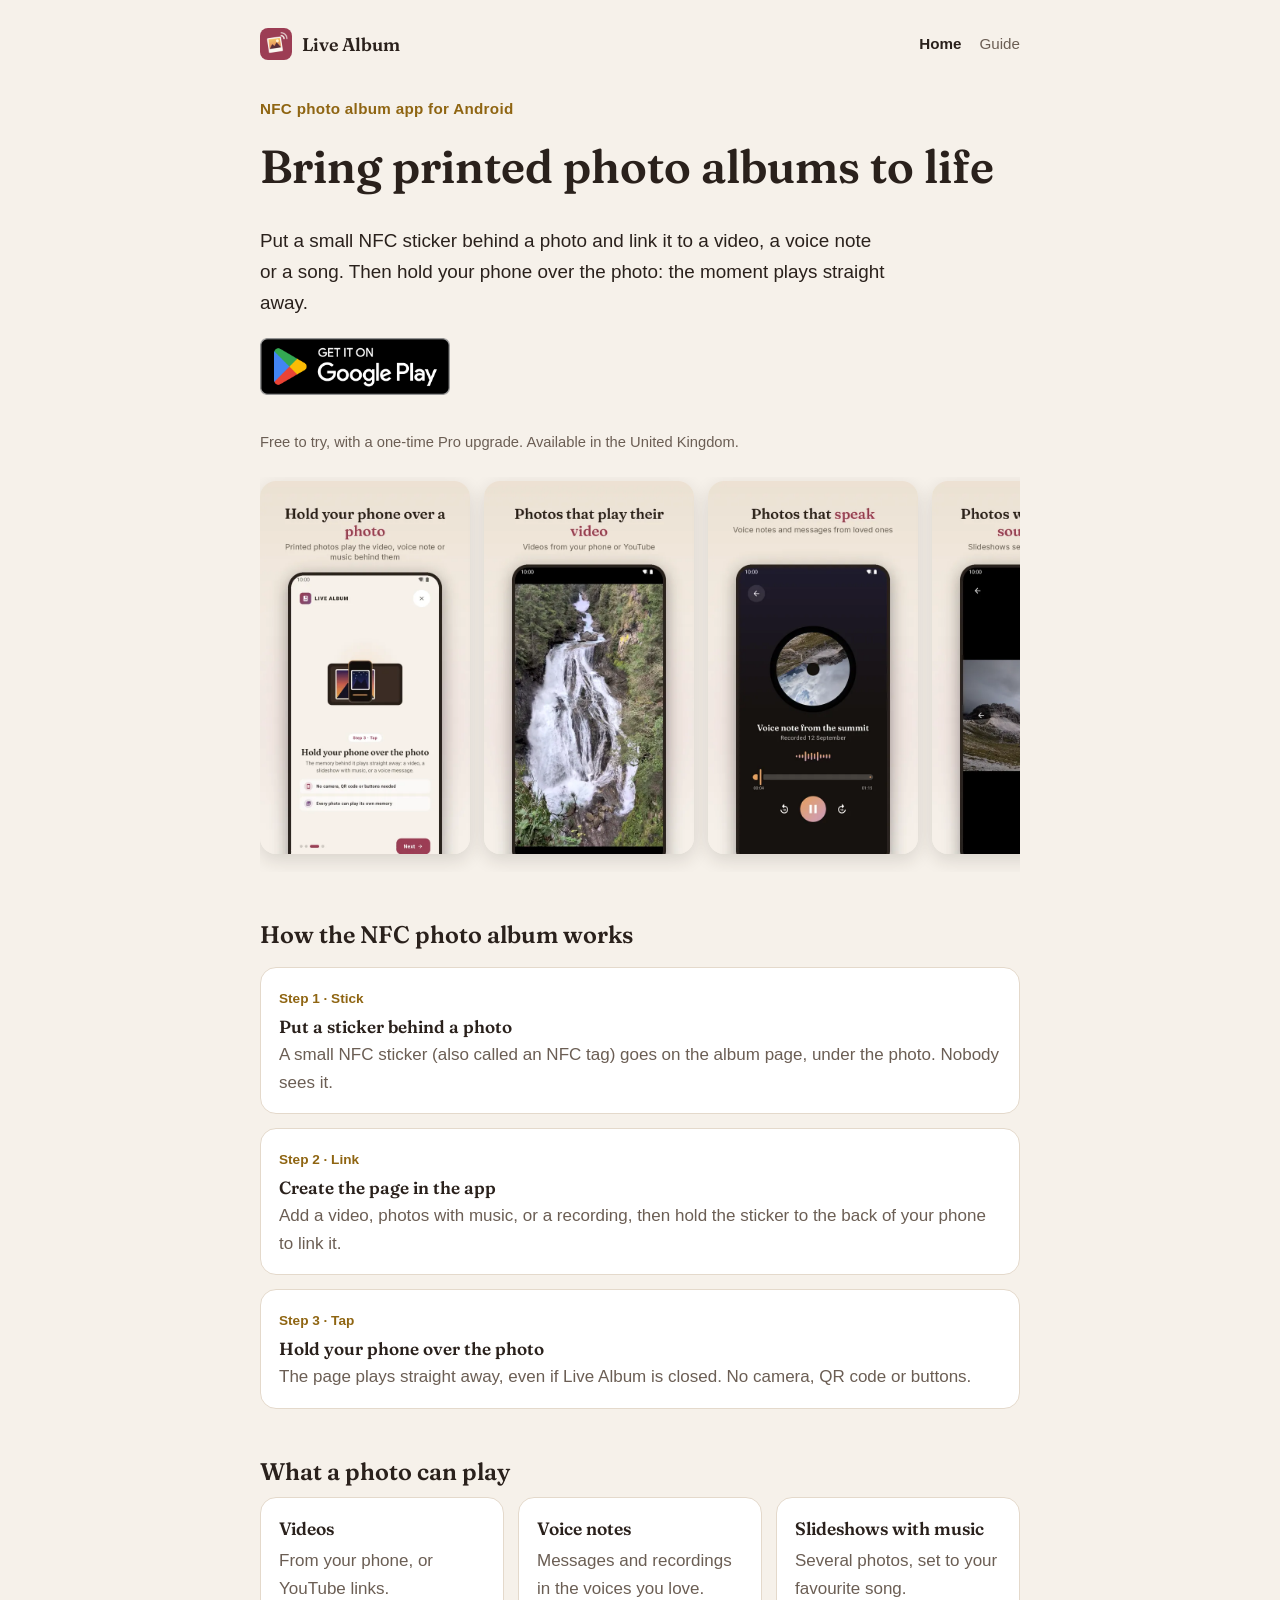
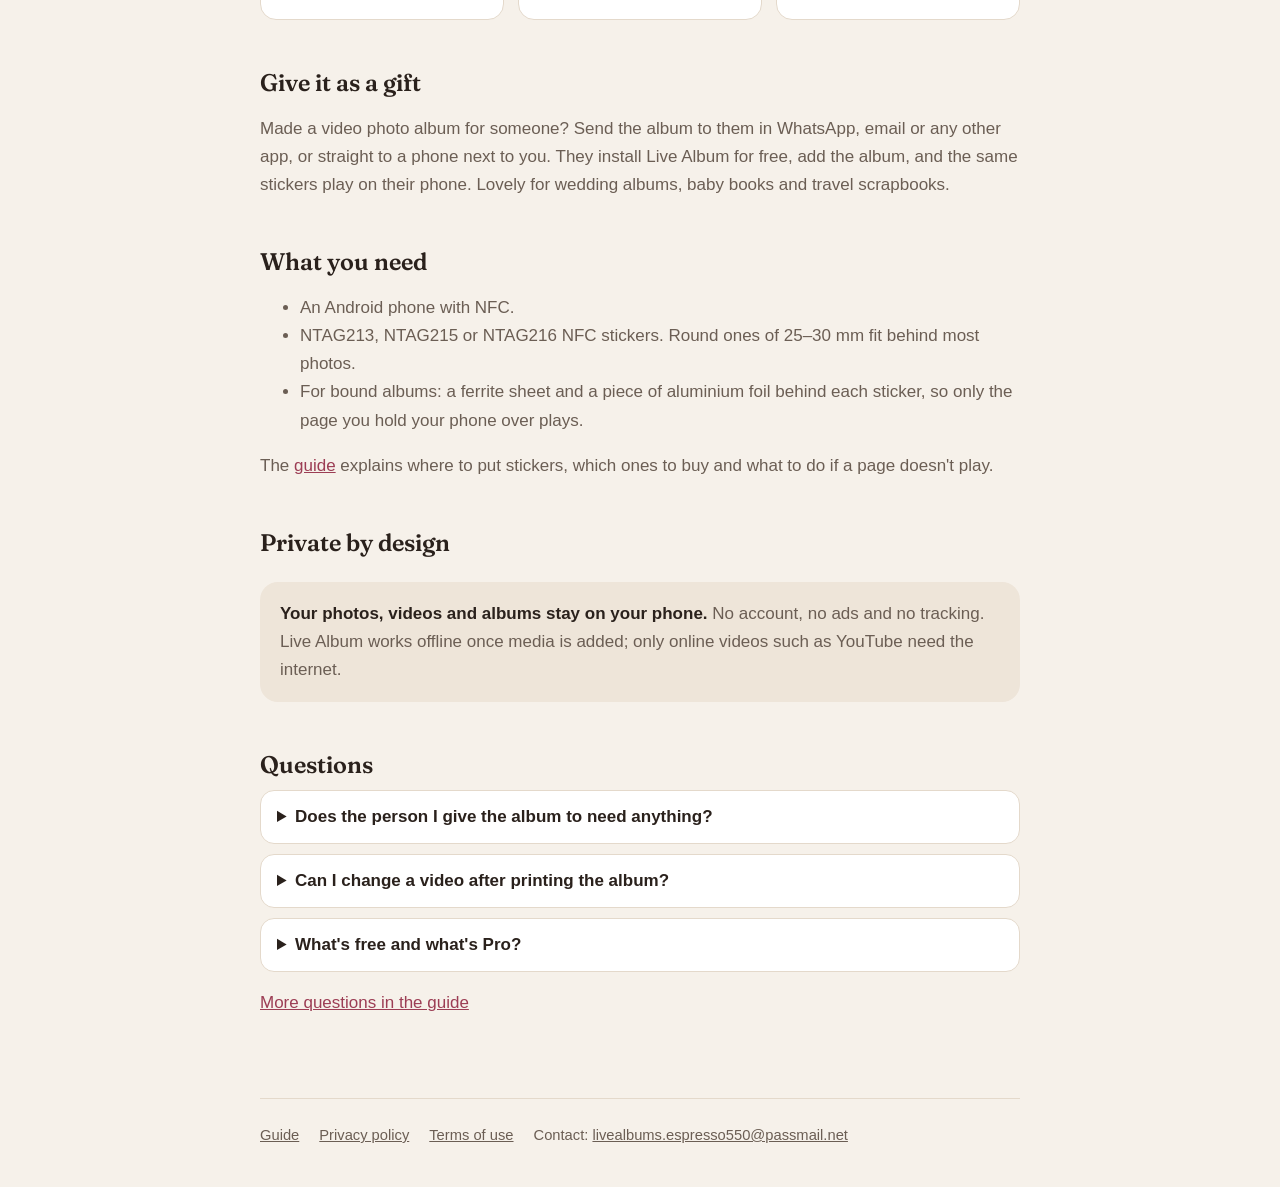
<file: index.html>
<!DOCTYPE html>
<html lang="en-GB">
<head>
<meta charset="UTF-8">
<meta name="viewport" content="width=device-width, initial-scale=1.0">
<title>Live Album – NFC photo album app for Android</title>
<meta name="description" content="Bring printed photo albums to life: put a small NFC sticker behind a photo and hold your Android phone over it to play its video, voice note or music. No account, works offline.">
<link rel="canonical" href="https://vladrumyan.github.io/livealbum-site/">
<meta property="og:type" content="website">
<meta property="og:site_name" content="Live Album">
<meta property="og:title" content="Live Album – NFC photo album app for Android">
<meta property="og:description" content="Hold your phone over a printed photo and it plays the video, voice note or music behind it.">
<meta property="og:url" content="https://vladrumyan.github.io/livealbum-site/">
<meta property="og:image" content="https://vladrumyan.github.io/livealbum-site/assets/feature.jpg">
<meta property="og:image:width" content="1024">
<meta property="og:image:height" content="500">
<meta property="og:locale" content="en_GB">
<meta name="twitter:card" content="summary_large_image">
<link rel="icon" type="image/png" sizes="32x32" href="assets/favicon-32.png">
<link rel="apple-touch-icon" href="assets/apple-touch-icon.png">
<link rel="stylesheet" href="style.css">
<script type="application/ld+json">
{
  "@context": "https://schema.org",
  "@type": "MobileApplication",
  "name": "Live Album: NFC Photo Album",
  "operatingSystem": "Android",
  "applicationCategory": "PhotographyApplication",
  "description": "Bring printed photo albums to life with NFC stickers: hold your phone over a photo to play its video, slideshow with music or voice note.",
  "url": "https://vladrumyan.github.io/livealbum-site/",
  "downloadUrl": "https://play.google.com/store/apps/details?id=com.livealbum.app",
  "image": "https://vladrumyan.github.io/livealbum-site/assets/feature.jpg",
  "offers": { "@type": "Offer", "price": "0", "priceCurrency": "GBP" }
}
</script>
</head>
<body>
<main>

<header class="site-header">
  <a class="brand" href="./"><img src="assets/icon-192.png" alt="" width="32" height="32">Live Album</a>
  <nav aria-label="Site">
    <a href="./" aria-current="page">Home</a>
    <a href="guide.html">Guide</a>
  </nav>
</header>

<section class="hero">
  <p class="eyebrow">NFC photo album app for Android</p>
  <h1>Bring printed photo albums to life</h1>
  <p class="lead">Put a small NFC sticker behind a photo and link it to a video, a voice note or a song. Then hold your phone over the photo: the moment plays straight away.</p>
  <a class="badge" href="https://play.google.com/store/apps/details?id=com.livealbum.app"><img src="assets/google-play-badge.png" alt="Get it on Google Play" width="190" height="57"></a>
  <p class="note">Free to try, with a one-time Pro upgrade. Available in the United Kingdom.</p>
</section>

<div class="shots" aria-label="Screenshots">
  <img src="assets/shot-01-how-it-works.webp" alt="Hold your phone over a photo to play it" width="540" height="960" loading="lazy">
  <img src="assets/shot-02-video.webp" alt="A photo playing its video" width="540" height="960" loading="lazy">
  <img src="assets/shot-03-audio.webp" alt="A photo playing a voice note" width="540" height="960" loading="lazy">
  <img src="assets/shot-04-slideshow.webp" alt="A slideshow with its own soundtrack" width="540" height="960" loading="lazy">
  <img src="assets/shot-05-album-preview.webp" alt="An album's pages, ready to play" width="540" height="960" loading="lazy">
  <img src="assets/shot-06-editor-stickers.webp" alt="Linking NFC stickers to pages" width="540" height="960" loading="lazy">
  <img src="assets/shot-07-share-album.webp" alt="Sharing an album as a gift" width="540" height="960" loading="lazy">
</div>

<h2>How the NFC photo album works</h2>
<ol class="steps">
  <li><span class="tag">Step 1 · Stick</span><strong>Put a sticker behind a photo</strong>A small NFC sticker (also called an NFC tag) goes on the album page, under the photo. Nobody sees it.</li>
  <li><span class="tag">Step 2 · Link</span><strong>Create the page in the app</strong>Add a video, photos with music, or a recording, then hold the sticker to the back of your phone to link it.</li>
  <li><span class="tag">Step 3 · Tap</span><strong>Hold your phone over the photo</strong>The page plays straight away, even if Live Album is closed. No camera, QR code or buttons.</li>
</ol>

<h2>What a photo can play</h2>
<div class="grid">
  <div class="card"><h3>Videos</h3><p>From your phone, or YouTube links.</p></div>
  <div class="card"><h3>Voice notes</h3><p>Messages and recordings in the voices you love.</p></div>
  <div class="card"><h3>Slideshows with music</h3><p>Several photos, set to your favourite song.</p></div>
</div>

<h2>Give it as a gift</h2>
<p>Made a video photo album for someone? Send the album to them in WhatsApp, email or any other app, or straight to a phone next to you. They install Live Album for free, add the album, and the same stickers play on their phone. Lovely for wedding albums, baby books and travel scrapbooks.</p>

<h2>What you need</h2>
<ul>
  <li>An Android phone with NFC.</li>
  <li>NTAG213, NTAG215 or NTAG216 NFC stickers. Round ones of 25–30 mm fit behind most photos.</li>
  <li>For bound albums: a ferrite sheet and a piece of aluminium foil behind each sticker, so only the page you hold your phone over plays.</li>
</ul>
<p>The <a href="guide.html">guide</a> explains where to put stickers, which ones to buy and what to do if a page doesn't play.</p>

<h2>Private by design</h2>
<div class="band">
  <p><strong>Your photos, videos and albums stay on your phone.</strong> No account, no ads and no tracking. Live Album works offline once media is added; only online videos such as YouTube need the internet.</p>
</div>

<h2>Questions</h2>
<details><summary>Does the person I give the album to need anything?</summary>
<p>An Android phone with NFC and the free Live Album app. They don't need Pro.</p></details>
<details><summary>Can I change a video after printing the album?</summary>
<p>Yes. The sticker stays the same; change what the page plays in the app.</p></details>
<details><summary>What's free and what's Pro?</summary>
<p>Free gives you one album with up to 5 pages and every page type. Pro is a one-time purchase, no subscription, that unlocks unlimited albums and pages. Playing albums you've been given is always free.</p></details>
<p><a href="guide.html#questions">More questions in the guide</a></p>

</main>
<footer>
  <a href="guide.html">Guide</a>
  <a href="privacy-policy.html">Privacy policy</a>
  <a href="terms.html">Terms of use</a>
  <span>Contact: <a href="mailto:livealbums.espresso550@passmail.net">livealbums.espresso550@passmail.net</a></span>
</footer>
</body>
</html>
</file>
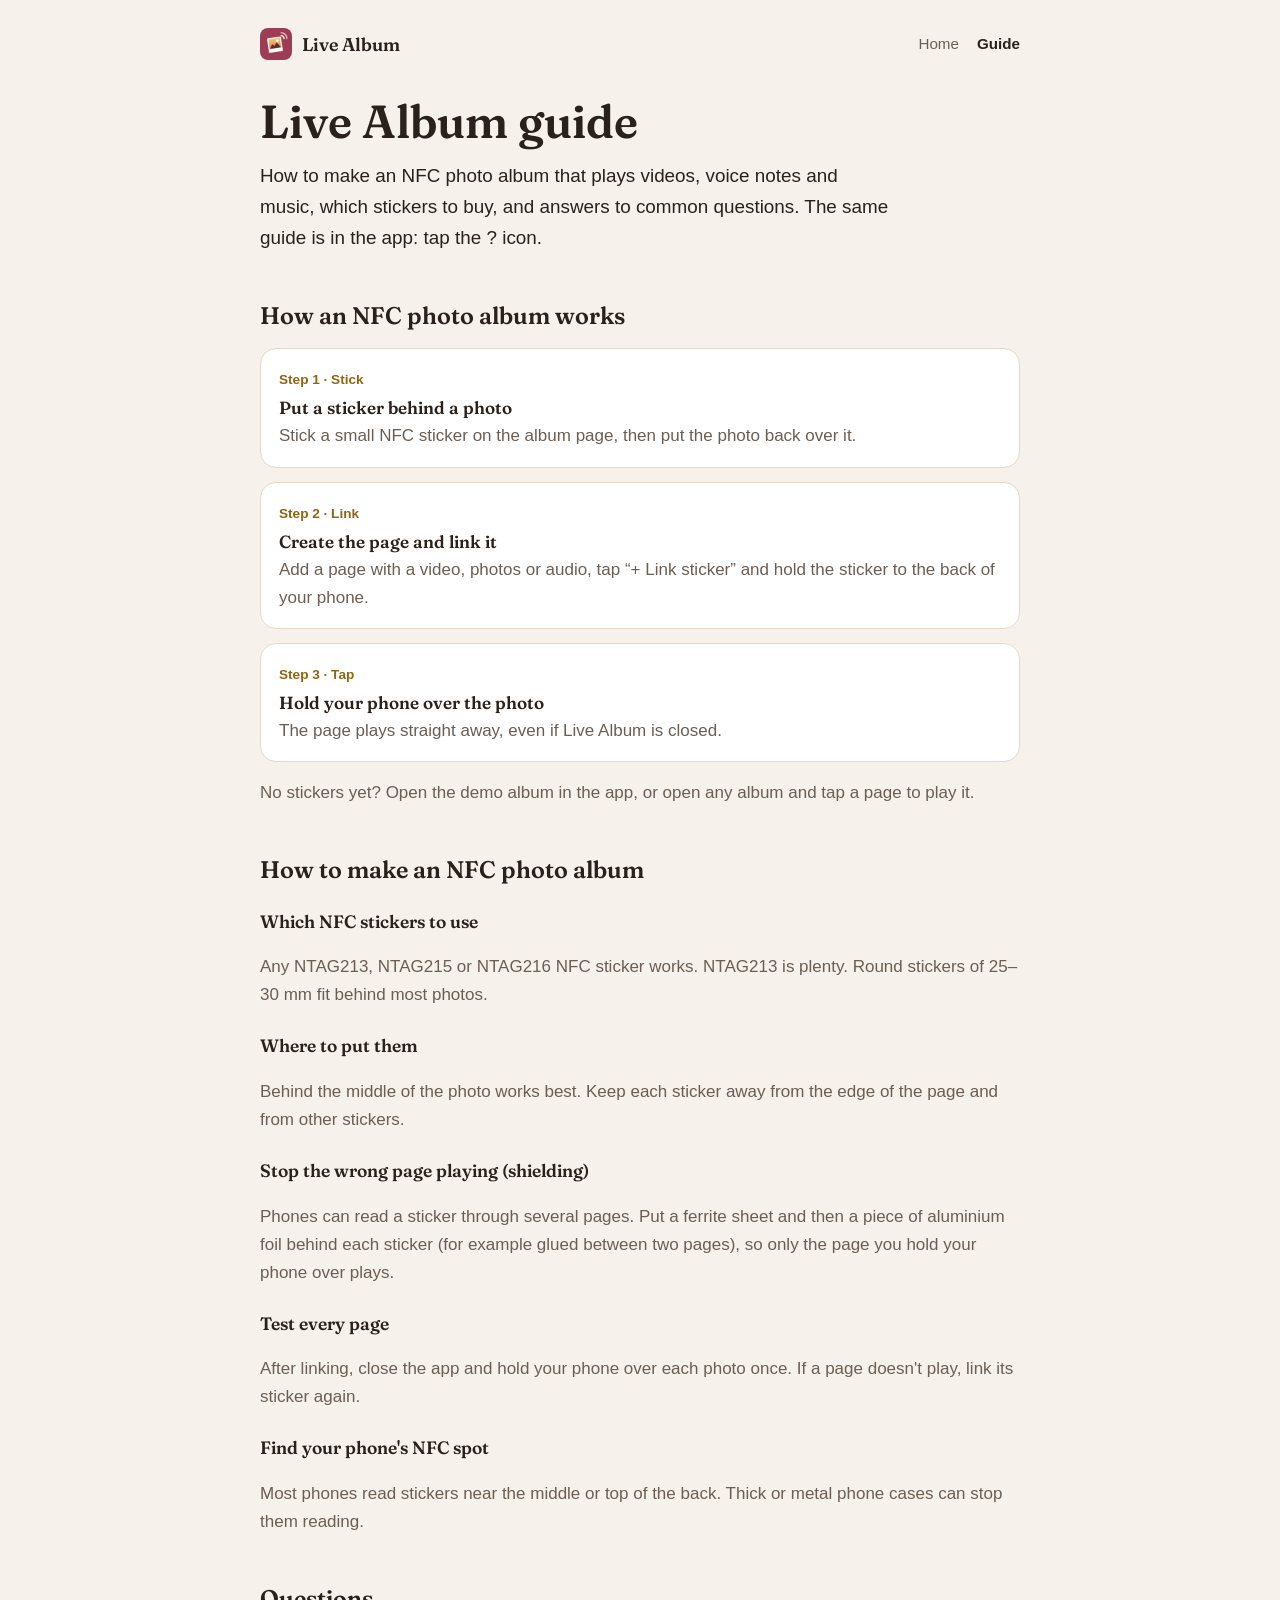
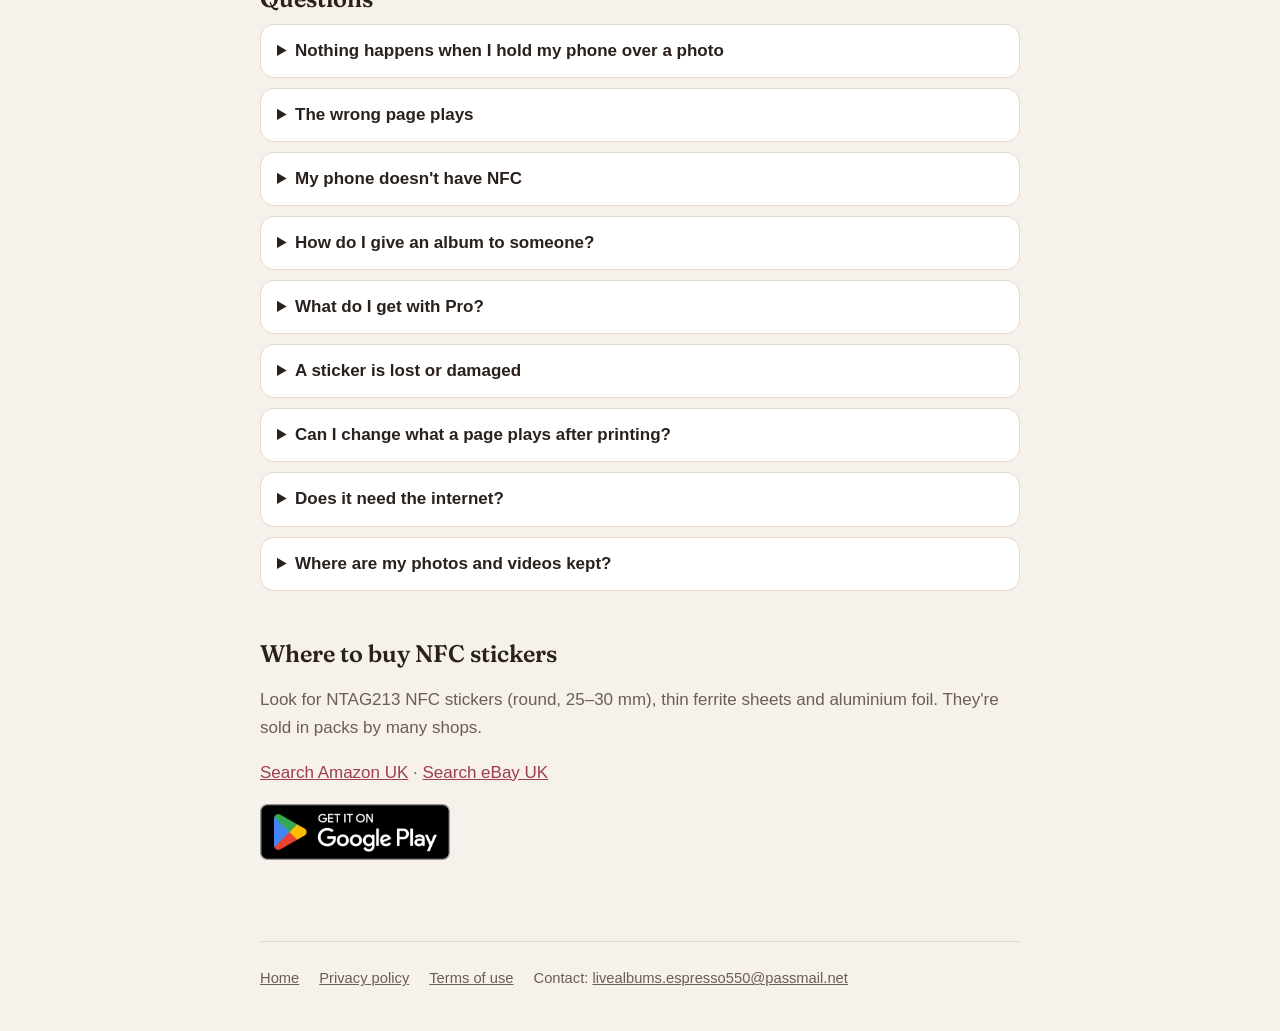
<file: guide.html>
<!DOCTYPE html>
<html lang="en-GB">
<head>
<meta charset="UTF-8">
<meta name="viewport" content="width=device-width, initial-scale=1.0">
<title>How to make an NFC photo album – Live Album guide</title>
<meta name="description" content="How to make an NFC photo album that plays videos and music: which NFC stickers to buy, where to put them, how to stop the wrong page playing, and answers to common questions.">
<link rel="canonical" href="https://vladrumyan.github.io/livealbum-site/guide.html">
<meta property="og:type" content="article">
<meta property="og:site_name" content="Live Album">
<meta property="og:title" content="How to make an NFC photo album">
<meta property="og:description" content="Which NFC stickers to buy, where to put them, how to stop the wrong page playing, and common questions.">
<meta property="og:url" content="https://vladrumyan.github.io/livealbum-site/guide.html">
<meta property="og:image" content="https://vladrumyan.github.io/livealbum-site/assets/feature.jpg">
<meta property="og:locale" content="en_GB">
<meta name="twitter:card" content="summary_large_image">
<link rel="icon" type="image/png" sizes="32x32" href="assets/favicon-32.png">
<link rel="apple-touch-icon" href="assets/apple-touch-icon.png">
<link rel="stylesheet" href="style.css">
</head>
<body>
<main>

<header class="site-header">
  <a class="brand" href="./"><img src="assets/icon-192.png" alt="" width="32" height="32">Live Album</a>
  <nav aria-label="Site">
    <a href="./">Home</a>
    <a href="guide.html" aria-current="page">Guide</a>
  </nav>
</header>

<h1 class="page-title">Live Album guide</h1>
<p class="lead">How to make an NFC photo album that plays videos, voice notes and music, which stickers to buy, and answers to common questions. The same guide is in the app: tap the ? icon.</p>
<!-- When the tutorial video is published, add: <p><a href="VIDEO_URL">Watch the video</a></p> -->

<h2 id="how-it-works">How an NFC photo album works</h2>
<ol class="steps">
  <li><span class="tag">Step 1 · Stick</span><strong>Put a sticker behind a photo</strong>Stick a small NFC sticker on the album page, then put the photo back over it.</li>
  <li><span class="tag">Step 2 · Link</span><strong>Create the page and link it</strong>Add a page with a video, photos or audio, tap “+ Link sticker” and hold the sticker to the back of your phone.</li>
  <li><span class="tag">Step 3 · Tap</span><strong>Hold your phone over the photo</strong>The page plays straight away, even if Live Album is closed.</li>
</ol>
<p>No stickers yet? Open the demo album in the app, or open any album and tap a page to play it.</p>

<h2 id="making-your-album">How to make an NFC photo album</h2>
<h3>Which NFC stickers to use</h3>
<p>Any NTAG213, NTAG215 or NTAG216 NFC sticker works. NTAG213 is plenty. Round stickers of 25–30 mm fit behind most photos.</p>
<h3>Where to put them</h3>
<p>Behind the middle of the photo works best. Keep each sticker away from the edge of the page and from other stickers.</p>
<h3>Stop the wrong page playing (shielding)</h3>
<p>Phones can read a sticker through several pages. Put a ferrite sheet and then a piece of aluminium foil behind each sticker (for example glued between two pages), so only the page you hold your phone over plays.</p>
<h3>Test every page</h3>
<p>After linking, close the app and hold your phone over each photo once. If a page doesn't play, link its sticker again.</p>
<h3>Find your phone's NFC spot</h3>
<p>Most phones read stickers near the middle or top of the back. Thick or metal phone cases can stop them reading.</p>

<h2 id="questions">Questions</h2>
<details><summary>Nothing happens when I hold my phone over a photo</summary>
<p>Check that NFC is on in your phone's settings, take off a thick case, and hold the phone still over the photo for a second or two. Try moving it slowly to find your phone's NFC spot.</p></details>
<details><summary>The wrong page plays</summary>
<p>Your phone is reading a sticker on another page. Put a ferrite sheet and aluminium foil behind each sticker (see <a href="#making-your-album">How to make an NFC photo album</a>).</p></details>
<details><summary>My phone doesn't have NFC</summary>
<p>You can still make albums and play them: open an album and tap a page to play it. Linking and reading stickers needs a phone with NFC.</p></details>
<details><summary>How do I give an album to someone?</summary>
<p>Open the album's menu (⋮) and choose “Export album” to send it in WhatsApp, email or any other app, or “Send to a nearby phone” if they're next to you. They need an Android phone with NFC and the free Live Album app. The same stickers then play on their phone.</p></details>
<details><summary>What do I get with Pro?</summary>
<p>Free gives you one album with up to 5 pages, with every page type. Pro is a one-time purchase that unlocks unlimited albums and pages. Playing albums you've been given is always free.</p></details>
<details><summary>A sticker is lost or damaged</summary>
<p>Stick a new one in its place, open “Edit pages” and link it to the same page.</p></details>
<details><summary>Can I change what a page plays after printing?</summary>
<p>Yes. Edit the page in the app: the sticker stays the same and plays the new video, photos or audio.</p></details>
<details><summary>Does it need the internet?</summary>
<p>No. Everything is stored on your phone, except pages that play online videos such as YouTube.</p></details>
<details><summary>Where are my photos and videos kept?</summary>
<p>Only on your phone. Live Album has no account, no ads and no tracking. To keep a backup, export an album and save the file somewhere safe, such as Google Drive.</p></details>

<h2 id="where-to-buy">Where to buy NFC stickers</h2>
<p>Look for NTAG213 NFC stickers (round, 25–30 mm), thin ferrite sheets and aluminium foil. They're sold in packs by many shops.</p>
<p><a href="https://www.amazon.co.uk/s?k=NTAG213+NFC+stickers">Search Amazon UK</a> · <a href="https://www.ebay.co.uk/sch/i.html?_nkw=NTAG213+NFC+stickers">Search eBay UK</a></p>

<p><a class="badge" href="https://play.google.com/store/apps/details?id=com.livealbum.app"><img src="assets/google-play-badge.png" alt="Get it on Google Play" width="190" height="57"></a></p>

</main>
<footer>
  <a href="./">Home</a>
  <a href="privacy-policy.html">Privacy policy</a>
  <a href="terms.html">Terms of use</a>
  <span>Contact: <a href="mailto:livealbums.espresso550@passmail.net">livealbums.espresso550@passmail.net</a></span>
</footer>
</body>
</html>
</file>
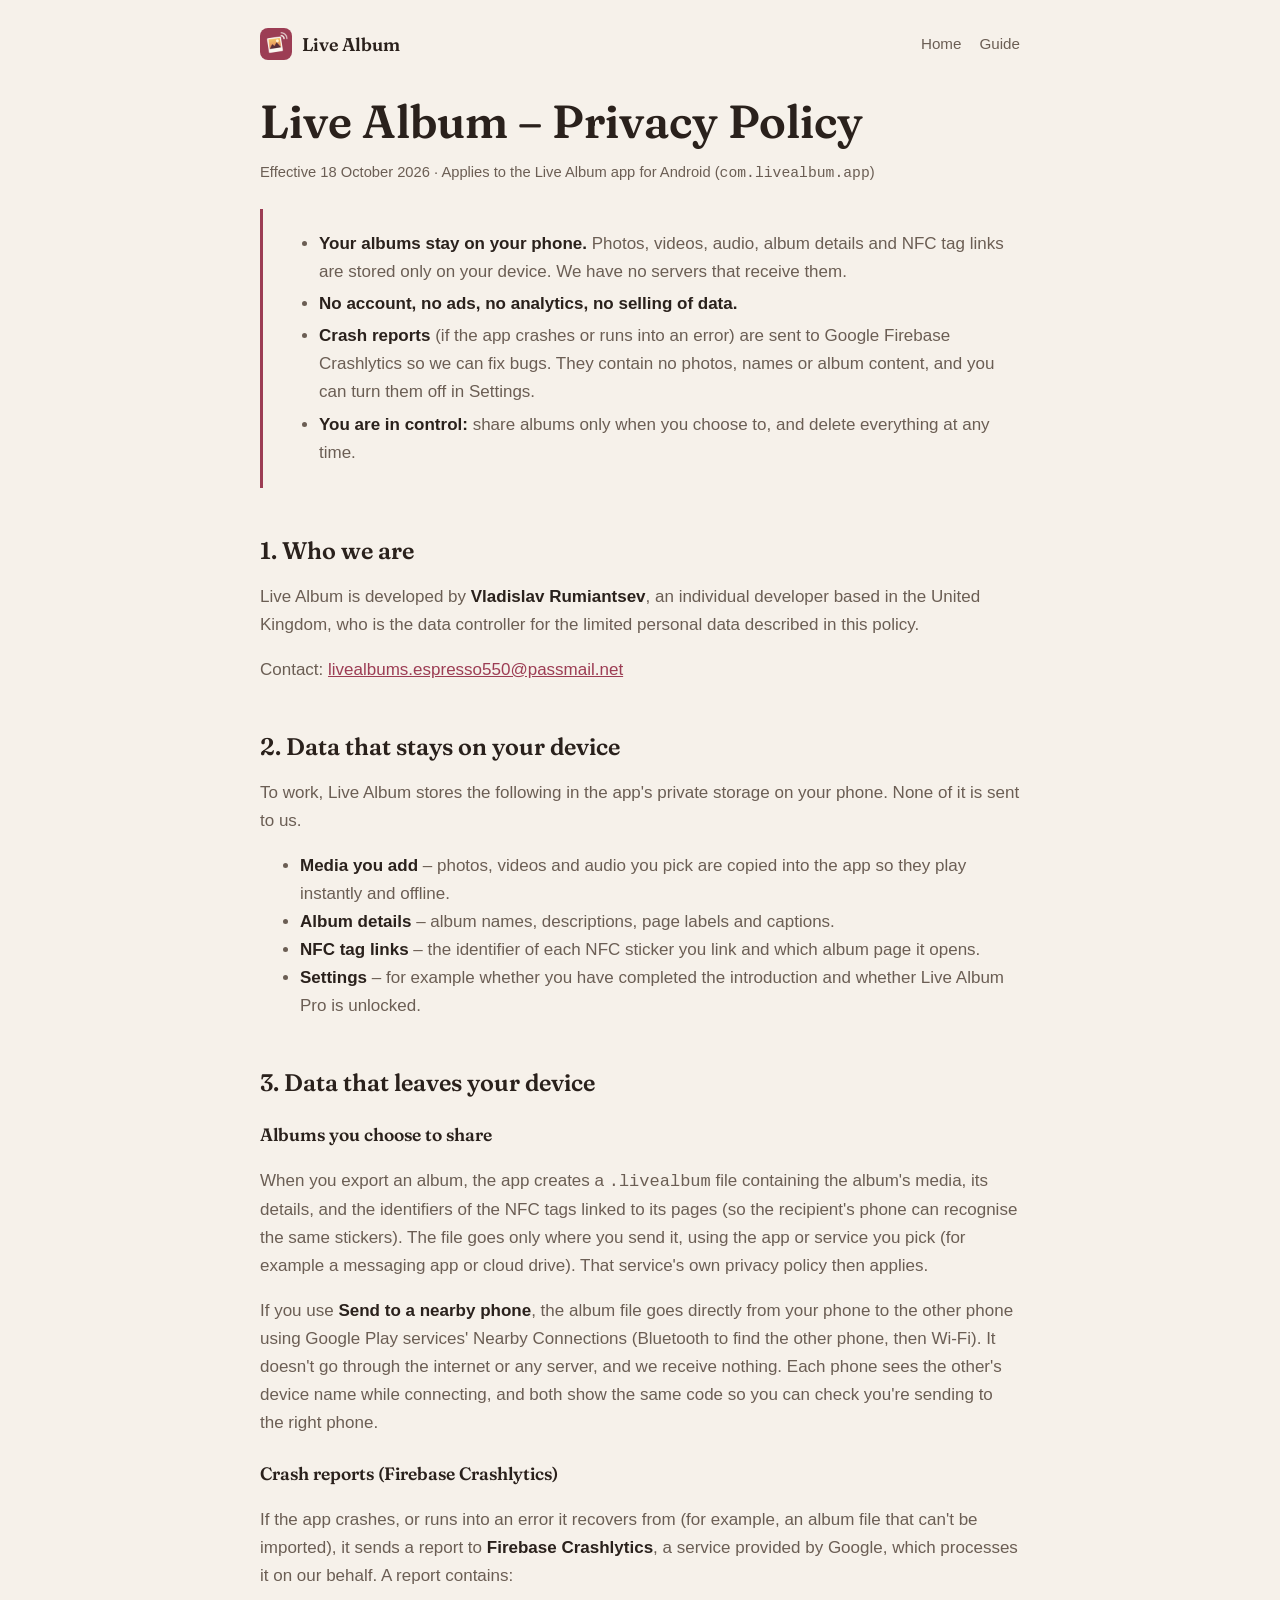
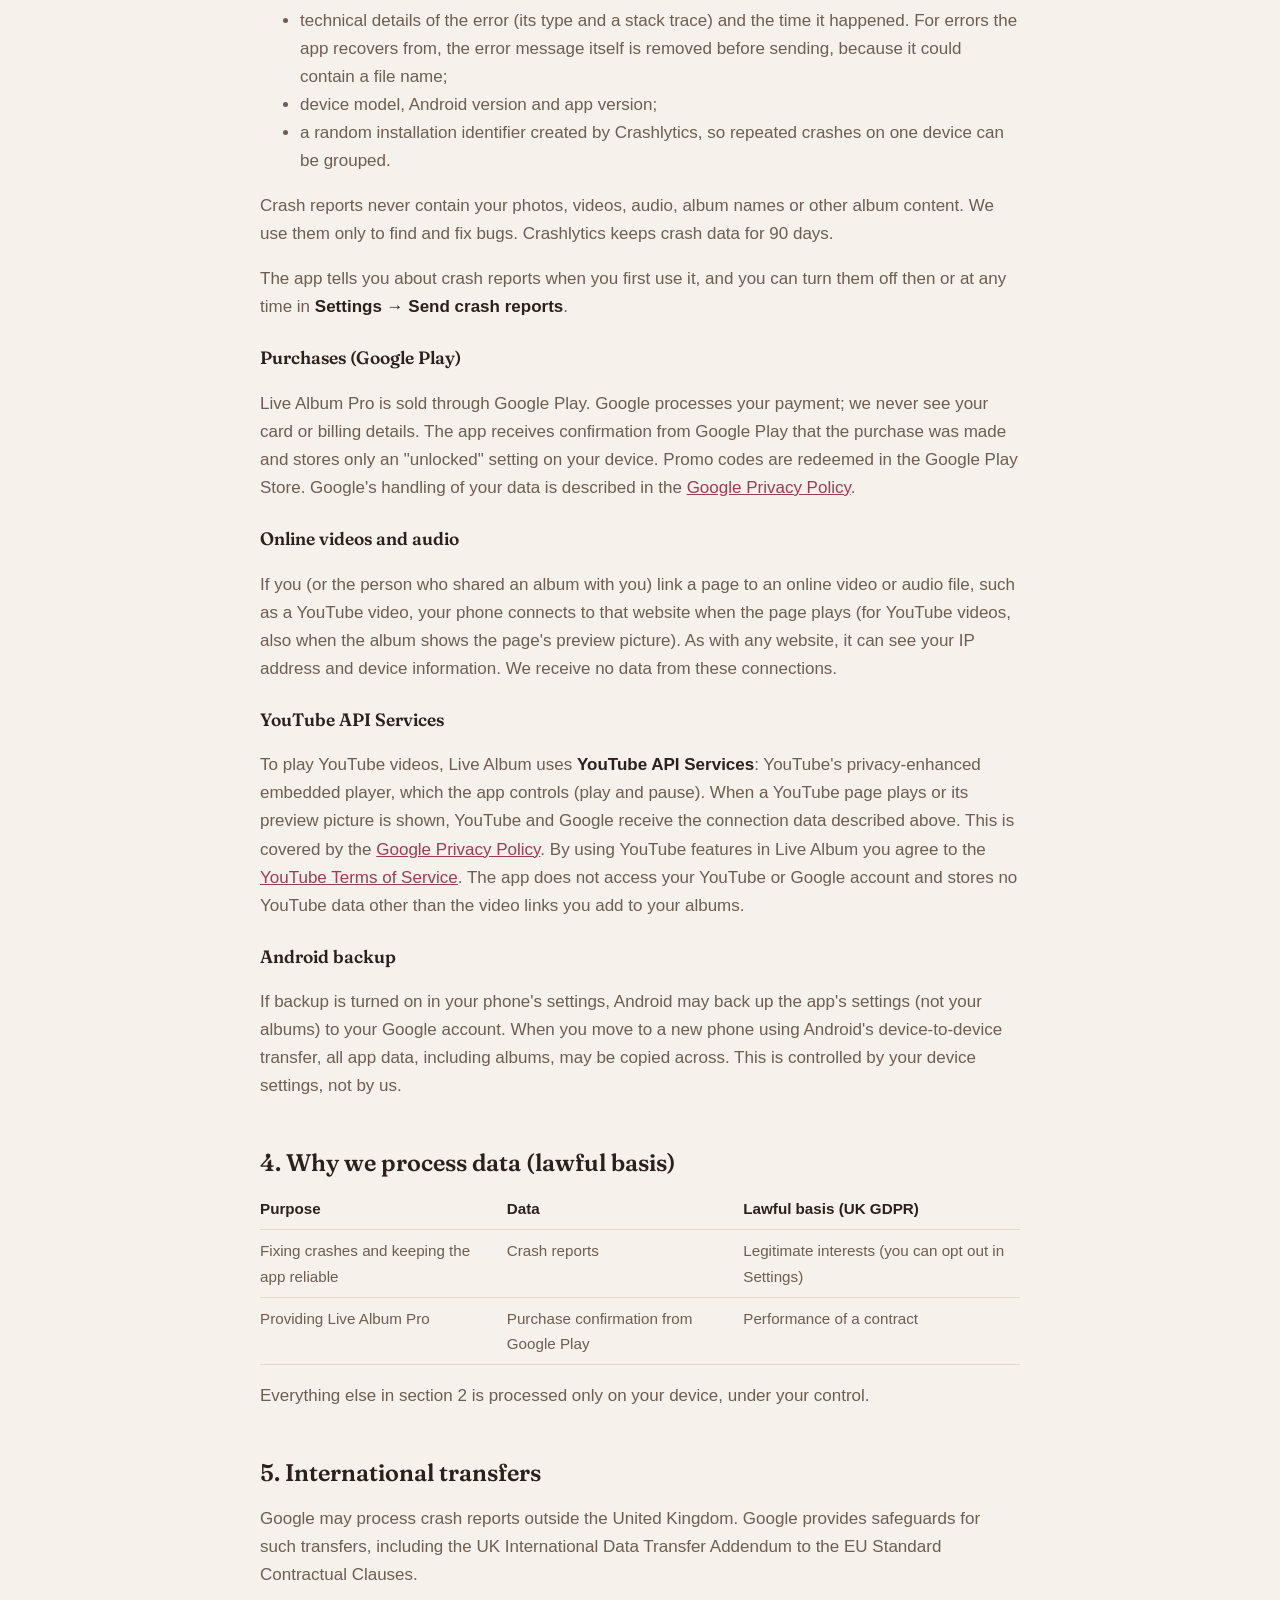
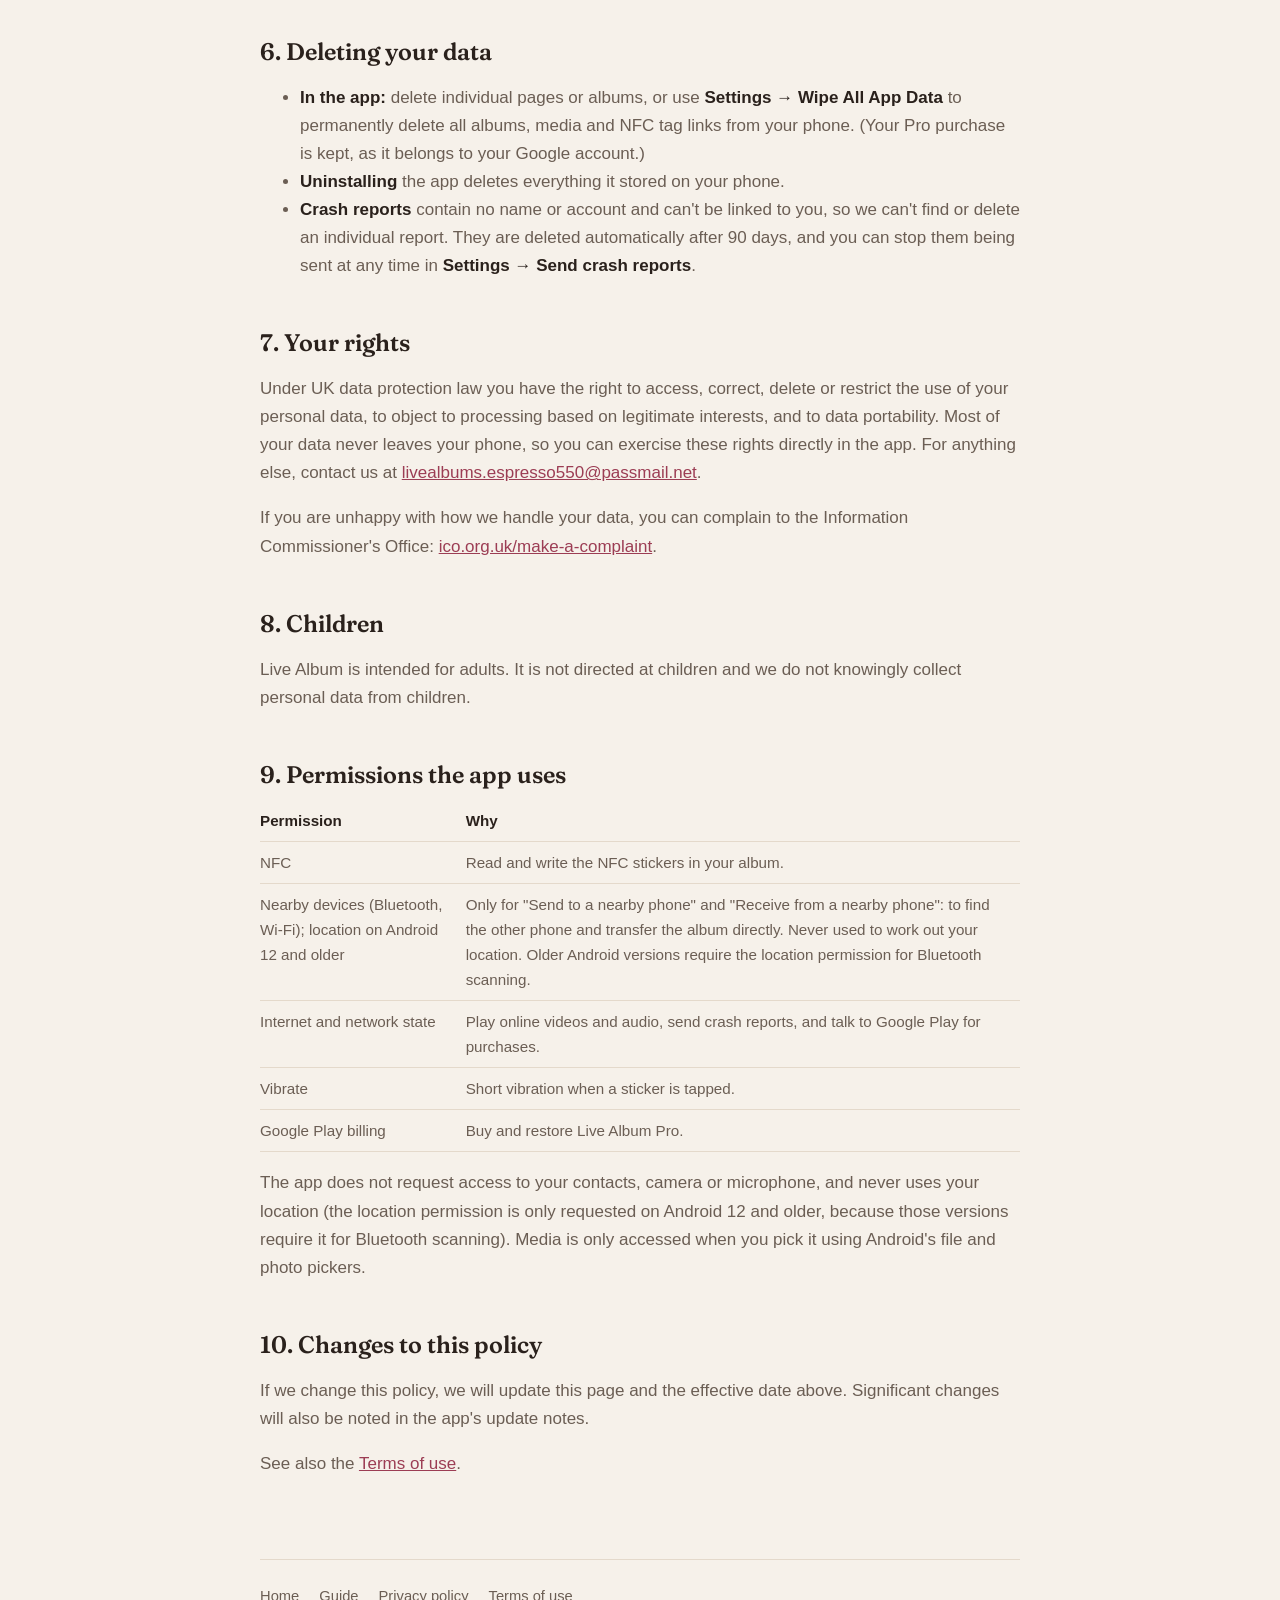
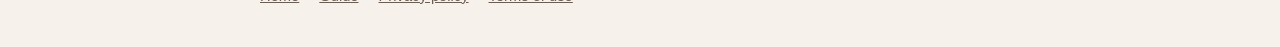
<file: privacy-policy.html>
<!DOCTYPE html>
<html lang="en-GB">
<head>
<meta charset="UTF-8">
<meta name="viewport" content="width=device-width, initial-scale=1.0">
<title>Live Album – Privacy Policy</title>
<meta name="description" content="Privacy policy for the Live Album Android app.">
<link rel="canonical" href="https://vladrumyan.github.io/livealbum-site/privacy-policy.html">
<link rel="icon" type="image/png" sizes="32x32" href="assets/favicon-32.png">
<link rel="apple-touch-icon" href="assets/apple-touch-icon.png">
<link rel="stylesheet" href="style.css">
</head>
<body>
<main>

<header class="site-header">
  <a class="brand" href="./"><img src="assets/icon-192.png" alt="" width="32" height="32">Live Album</a>
  <nav aria-label="Site">
    <a href="./">Home</a>
    <a href="guide.html">Guide</a>
  </nav>
</header>

<h1 class="page-title">Live Album – Privacy Policy</h1>
<p class="meta">Effective 18 October 2026 · Applies to the Live Album app for Android (<code>com.livealbum.app</code>)</p>

<div class="summary">
  <ul>
    <li><strong>Your albums stay on your phone.</strong> Photos, videos, audio, album details and NFC tag links are stored only on your device. We have no servers that receive them.</li>
    <li><strong>No account, no ads, no analytics, no selling of data.</strong></li>
    <li><strong>Crash reports</strong> (if the app crashes or runs into an error) are sent to Google Firebase Crashlytics so we can fix bugs. They contain no photos, names or album content, and you can turn them off in Settings.</li>
    <li><strong>You are in control:</strong> share albums only when you choose to, and delete everything at any time.</li>
  </ul>
</div>

<h2>1. Who we are</h2>
<p>Live Album is developed by <strong>Vladislav Rumiantsev</strong>, an individual developer based in the United Kingdom, who is the data controller for the limited personal data described in this policy.</p>
<p>Contact: <a href="mailto:livealbums.espresso550@passmail.net">livealbums.espresso550@passmail.net</a></p>

<h2>2. Data that stays on your device</h2>
<p>To work, Live Album stores the following in the app's private storage on your phone. None of it is sent to us.</p>
<ul>
  <li><strong>Media you add</strong> – photos, videos and audio you pick are copied into the app so they play instantly and offline.</li>
  <li><strong>Album details</strong> – album names, descriptions, page labels and captions.</li>
  <li><strong>NFC tag links</strong> – the identifier of each NFC sticker you link and which album page it opens.</li>
  <li><strong>Settings</strong> – for example whether you have completed the introduction and whether Live Album Pro is unlocked.</li>
</ul>

<h2>3. Data that leaves your device</h2>

<h3>Albums you choose to share</h3>
<p>When you export an album, the app creates a <code>.livealbum</code> file containing the album's media, its details, and the identifiers of the NFC tags linked to its pages (so the recipient's phone can recognise the same stickers). The file goes only where you send it, using the app or service you pick (for example a messaging app or cloud drive). That service's own privacy policy then applies.</p>
<p>If you use <strong>Send to a nearby phone</strong>, the album file goes directly from your phone to the other phone using Google Play services' Nearby Connections (Bluetooth to find the other phone, then Wi-Fi). It doesn't go through the internet or any server, and we receive nothing. Each phone sees the other's device name while connecting, and both show the same code so you can check you're sending to the right phone.</p>

<h3>Crash reports (Firebase Crashlytics)</h3>
<p>If the app crashes, or runs into an error it recovers from (for example, an album file that can't be imported), it sends a report to <strong>Firebase Crashlytics</strong>, a service provided by Google, which processes it on our behalf. A report contains:</p>
<ul>
  <li>technical details of the error (its type and a stack trace) and the time it happened. For errors the app recovers from, the error message itself is removed before sending, because it could contain a file name;</li>
  <li>device model, Android version and app version;</li>
  <li>a random installation identifier created by Crashlytics, so repeated crashes on one device can be grouped.</li>
</ul>
<p>Crash reports never contain your photos, videos, audio, album names or other album content. We use them only to find and fix bugs. Crashlytics keeps crash data for 90 days.</p>
<p>The app tells you about crash reports when you first use it, and you can turn them off then or at any time in <strong>Settings → Send crash reports</strong>.</p>

<h3>Purchases (Google Play)</h3>
<p>Live Album Pro is sold through Google Play. Google processes your payment; we never see your card or billing details. The app receives confirmation from Google Play that the purchase was made and stores only an "unlocked" setting on your device. Promo codes are redeemed in the Google Play Store. Google's handling of your data is described in the <a href="https://policies.google.com/privacy">Google Privacy Policy</a>.</p>

<h3>Online videos and audio</h3>
<p>If you (or the person who shared an album with you) link a page to an online video or audio file, such as a YouTube video, your phone connects to that website when the page plays (for YouTube videos, also when the album shows the page's preview picture). As with any website, it can see your IP address and device information. We receive no data from these connections.</p>
<h3>YouTube API Services</h3>
<p>To play YouTube videos, Live Album uses <strong>YouTube API Services</strong>: YouTube's privacy-enhanced embedded player, which the app controls (play and pause). When a YouTube page plays or its preview picture is shown, YouTube and Google receive the connection data described above. This is covered by the <a href="https://policies.google.com/privacy">Google Privacy Policy</a>. By using YouTube features in Live Album you agree to the <a href="https://www.youtube.com/t/terms">YouTube Terms of Service</a>. The app does not access your YouTube or Google account and stores no YouTube data other than the video links you add to your albums.</p>

<h3>Android backup</h3>
<p>If backup is turned on in your phone's settings, Android may back up the app's settings (not your albums) to your Google account. When you move to a new phone using Android's device-to-device transfer, all app data, including albums, may be copied across. This is controlled by your device settings, not by us.</p>

<h2>4. Why we process data (lawful basis)</h2>
<div class="table-wrap">
<table>
  <tr><th>Purpose</th><th>Data</th><th>Lawful basis (UK GDPR)</th></tr>
  <tr><td>Fixing crashes and keeping the app reliable</td><td>Crash reports</td><td>Legitimate interests (you can opt out in Settings)</td></tr>
  <tr><td>Providing Live Album Pro</td><td>Purchase confirmation from Google Play</td><td>Performance of a contract</td></tr>
</table>
</div>
<p>Everything else in section 2 is processed only on your device, under your control.</p>

<h2>5. International transfers</h2>
<p>Google may process crash reports outside the United Kingdom. Google provides safeguards for such transfers, including the UK International Data Transfer Addendum to the EU Standard Contractual Clauses.</p>

<h2>6. Deleting your data</h2>
<ul>
  <li><strong>In the app:</strong> delete individual pages or albums, or use <strong>Settings → Wipe All App Data</strong> to permanently delete all albums, media and NFC tag links from your phone. (Your Pro purchase is kept, as it belongs to your Google account.)</li>
  <li><strong>Uninstalling</strong> the app deletes everything it stored on your phone.</li>
  <li><strong>Crash reports</strong> contain no name or account and can't be linked to you, so we can't find or delete an individual report. They are deleted automatically after 90 days, and you can stop them being sent at any time in <strong>Settings → Send crash reports</strong>.</li>
</ul>

<h2>7. Your rights</h2>
<p>Under UK data protection law you have the right to access, correct, delete or restrict the use of your personal data, to object to processing based on legitimate interests, and to data portability. Most of your data never leaves your phone, so you can exercise these rights directly in the app. For anything else, contact us at <a href="mailto:livealbums.espresso550@passmail.net">livealbums.espresso550@passmail.net</a>.</p>
<p>If you are unhappy with how we handle your data, you can complain to the Information Commissioner's Office: <a href="https://ico.org.uk/make-a-complaint/">ico.org.uk/make-a-complaint</a>.</p>

<h2>8. Children</h2>
<p>Live Album is intended for adults. It is not directed at children and we do not knowingly collect personal data from children.</p>

<h2>9. Permissions the app uses</h2>
<div class="table-wrap">
<table>
  <tr><th>Permission</th><th>Why</th></tr>
  <tr><td>NFC</td><td>Read and write the NFC stickers in your album.</td></tr>
  <tr><td>Nearby devices (Bluetooth, Wi-Fi); location on Android 12 and older</td><td>Only for "Send to a nearby phone" and "Receive from a nearby phone": to find the other phone and transfer the album directly. Never used to work out your location. Older Android versions require the location permission for Bluetooth scanning.</td></tr>
  <tr><td>Internet and network state</td><td>Play online videos and audio, send crash reports, and talk to Google Play for purchases.</td></tr>
  <tr><td>Vibrate</td><td>Short vibration when a sticker is tapped.</td></tr>
  <tr><td>Google Play billing</td><td>Buy and restore Live Album Pro.</td></tr>
</table>
</div>
<p>The app does not request access to your contacts, camera or microphone, and never uses your location (the location permission is only requested on Android 12 and older, because those versions require it for Bluetooth scanning). Media is only accessed when you pick it using Android's file and photo pickers.</p>

<h2>10. Changes to this policy</h2>
<p>If we change this policy, we will update this page and the effective date above. Significant changes will also be noted in the app's update notes.</p>
<p>See also the <a href="terms.html">Terms of use</a>.</p>

</main>
<footer>
  <a href="./">Home</a>
  <a href="guide.html">Guide</a>
  <a href="privacy-policy.html">Privacy policy</a>
  <a href="terms.html">Terms of use</a>
</footer>
</body>
</html>
</file>
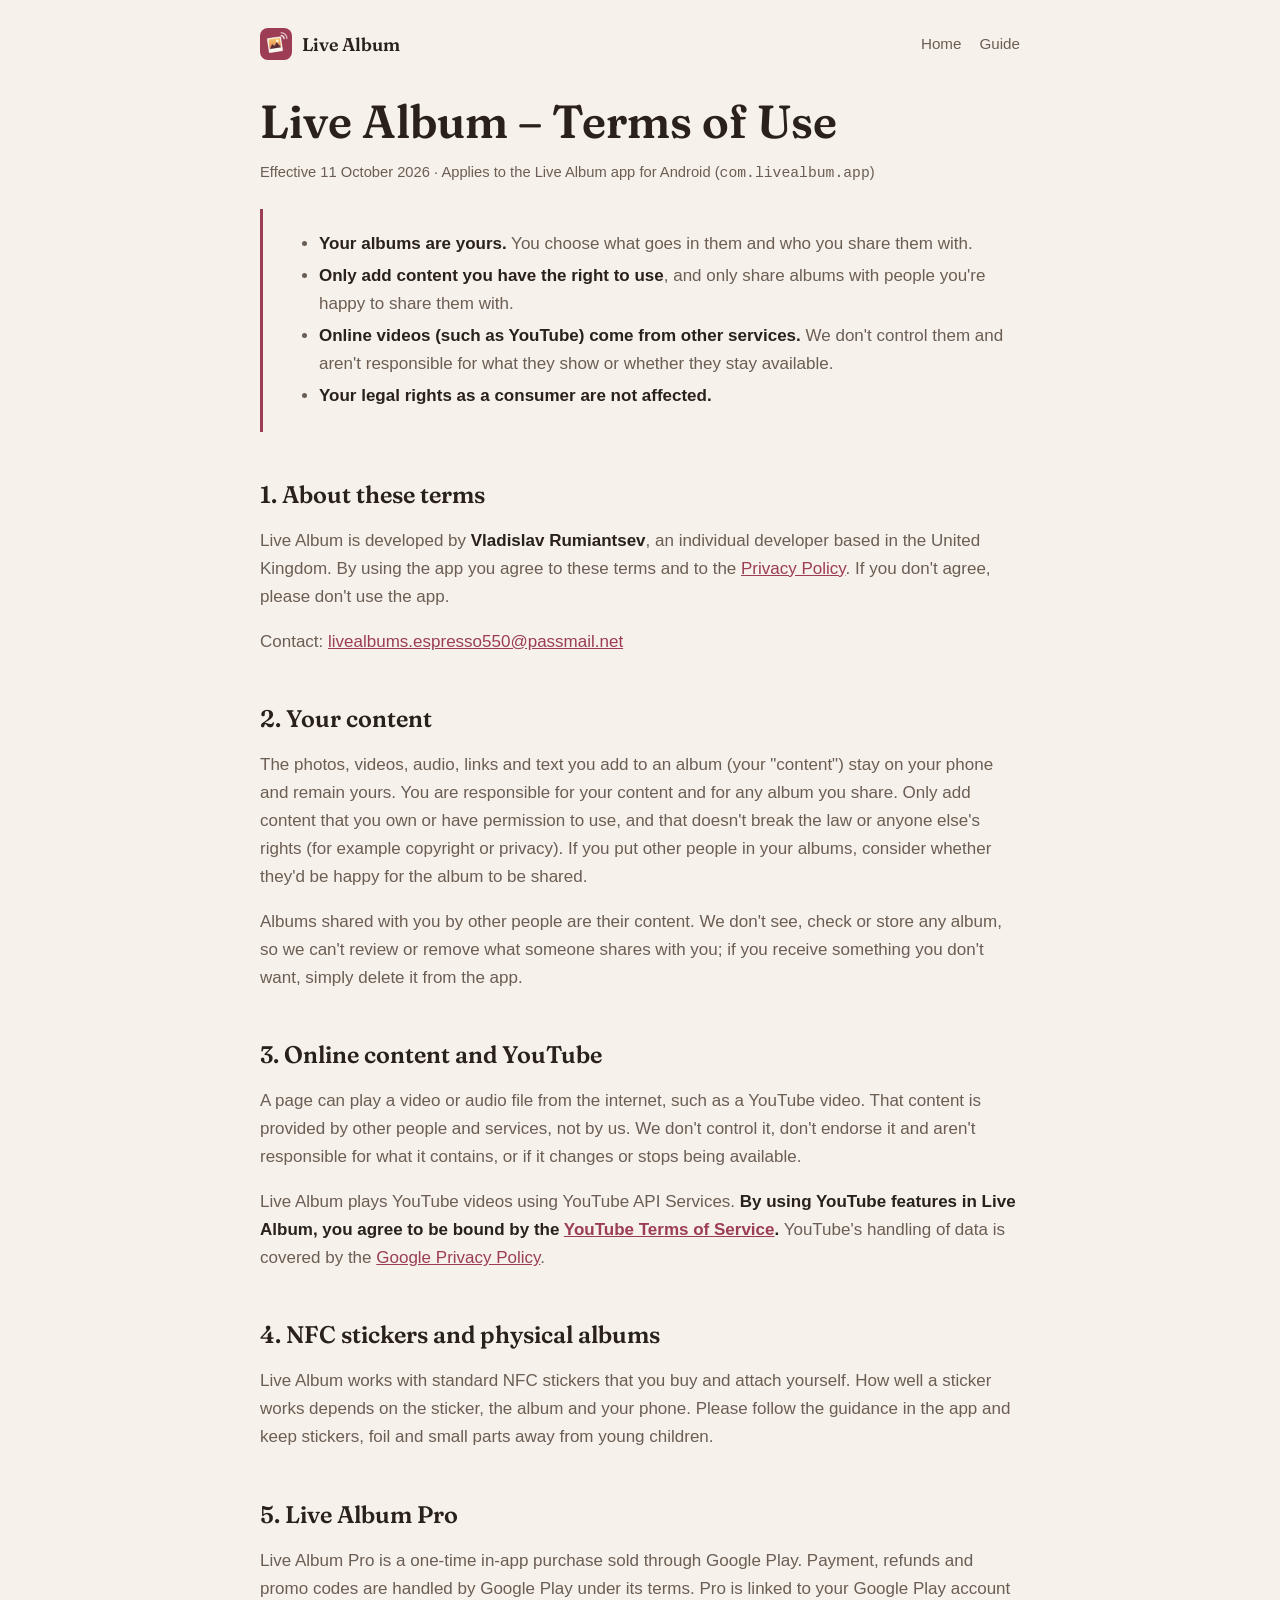
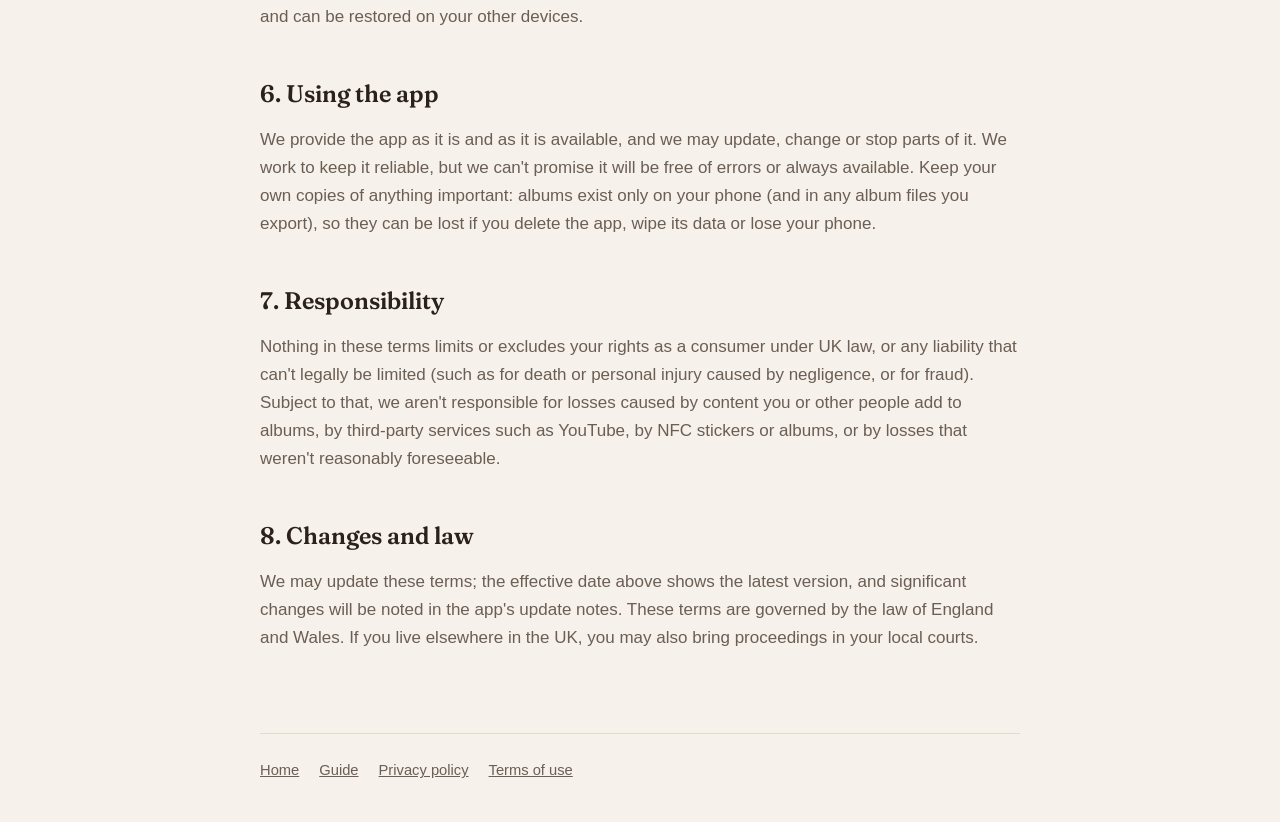
<file: terms.html>
<!DOCTYPE html>
<html lang="en-GB">
<head>
<meta charset="UTF-8">
<meta name="viewport" content="width=device-width, initial-scale=1.0">
<title>Live Album – Terms of Use</title>
<meta name="description" content="Terms of use for the Live Album Android app.">
<link rel="canonical" href="https://vladrumyan.github.io/livealbum-site/terms.html">
<link rel="icon" type="image/png" sizes="32x32" href="assets/favicon-32.png">
<link rel="apple-touch-icon" href="assets/apple-touch-icon.png">
<link rel="stylesheet" href="style.css">
</head>
<body>
<main>

<header class="site-header">
  <a class="brand" href="./"><img src="assets/icon-192.png" alt="" width="32" height="32">Live Album</a>
  <nav aria-label="Site">
    <a href="./">Home</a>
    <a href="guide.html">Guide</a>
  </nav>
</header>

<h1 class="page-title">Live Album – Terms of Use</h1>
<p class="meta">Effective 11 October 2026 · Applies to the Live Album app for Android (<code>com.livealbum.app</code>)</p>

<div class="summary">
  <ul>
    <li><strong>Your albums are yours.</strong> You choose what goes in them and who you share them with.</li>
    <li><strong>Only add content you have the right to use</strong>, and only share albums with people you're happy to share them with.</li>
    <li><strong>Online videos (such as YouTube) come from other services.</strong> We don't control them and aren't responsible for what they show or whether they stay available.</li>
    <li><strong>Your legal rights as a consumer are not affected.</strong></li>
  </ul>
</div>

<h2>1. About these terms</h2>
<p>Live Album is developed by <strong>Vladislav Rumiantsev</strong>, an individual developer based in the United Kingdom. By using the app you agree to these terms and to the <a href="privacy-policy.html">Privacy Policy</a>. If you don't agree, please don't use the app.</p>
<p>Contact: <a href="mailto:livealbums.espresso550@passmail.net">livealbums.espresso550@passmail.net</a></p>

<h2>2. Your content</h2>
<p>The photos, videos, audio, links and text you add to an album (your "content") stay on your phone and remain yours. You are responsible for your content and for any album you share. Only add content that you own or have permission to use, and that doesn't break the law or anyone else's rights (for example copyright or privacy). If you put other people in your albums, consider whether they'd be happy for the album to be shared.</p>
<p>Albums shared with you by other people are their content. We don't see, check or store any album, so we can't review or remove what someone shares with you; if you receive something you don't want, simply delete it from the app.</p>

<h2>3. Online content and YouTube</h2>
<p>A page can play a video or audio file from the internet, such as a YouTube video. That content is provided by other people and services, not by us. We don't control it, don't endorse it and aren't responsible for what it contains, or if it changes or stops being available.</p>
<p>Live Album plays YouTube videos using YouTube API Services. <strong>By using YouTube features in Live Album, you agree to be bound by the <a href="https://www.youtube.com/t/terms">YouTube Terms of Service</a>.</strong> YouTube's handling of data is covered by the <a href="https://policies.google.com/privacy">Google Privacy Policy</a>.</p>

<h2>4. NFC stickers and physical albums</h2>
<p>Live Album works with standard NFC stickers that you buy and attach yourself. How well a sticker works depends on the sticker, the album and your phone. Please follow the guidance in the app and keep stickers, foil and small parts away from young children.</p>

<h2>5. Live Album Pro</h2>
<p>Live Album Pro is a one-time in-app purchase sold through Google Play. Payment, refunds and promo codes are handled by Google Play under its terms. Pro is linked to your Google Play account and can be restored on your other devices.</p>

<h2>6. Using the app</h2>
<p>We provide the app as it is and as it is available, and we may update, change or stop parts of it. We work to keep it reliable, but we can't promise it will be free of errors or always available. Keep your own copies of anything important: albums exist only on your phone (and in any album files you export), so they can be lost if you delete the app, wipe its data or lose your phone.</p>

<h2>7. Responsibility</h2>
<p>Nothing in these terms limits or excludes your rights as a consumer under UK law, or any liability that can't legally be limited (such as for death or personal injury caused by negligence, or for fraud). Subject to that, we aren't responsible for losses caused by content you or other people add to albums, by third-party services such as YouTube, by NFC stickers or albums, or by losses that weren't reasonably foreseeable.</p>

<h2>8. Changes and law</h2>
<p>We may update these terms; the effective date above shows the latest version, and significant changes will be noted in the app's update notes. These terms are governed by the law of England and Wales. If you live elsewhere in the UK, you may also bring proceedings in your local courts.</p>

</main>
<footer>
  <a href="./">Home</a>
  <a href="guide.html">Guide</a>
  <a href="privacy-policy.html">Privacy policy</a>
  <a href="terms.html">Terms of use</a>
</footer>
</body>
</html>
</file>
<file: style.css>
/* Live Album website: the app's Linen (light) and Ember (dark) themes. Fraunces (SIL OFL) is served
   from this site, not Google Fonts, so visitors' browsers don't contact third parties. */
@font-face { font-family: "Fraunces"; font-weight: 500; font-display: swap; src: url("assets/fraunces-medium.woff2") format("woff2"); }
@font-face { font-family: "Fraunces"; font-weight: 600; font-display: swap; src: url("assets/fraunces-semibold.woff2") format("woff2"); }

:root {
  --bg: #f6f1ea; --surface: #ffffff; --band: #eee5d9; --fg: #2a211c; --muted: #6b5e54;
  --rule: #e4d9cb; --accent: #9c3d54; --gold: #8f6512;
  --serif: "Fraunces", Georgia, "Times New Roman", serif;
  --sans: -apple-system, BlinkMacSystemFont, "Segoe UI", Roboto, Helvetica, Arial, sans-serif;
  color-scheme: light;
}
@media (prefers-color-scheme: dark) {
  :root {
    --bg: #16110e; --surface: #241b16; --band: #1d1612; --fg: #f5ede4; --muted: #b8a99b;
    --rule: #3a2e26; --accent: #e7a15e; --gold: #f2c46d; color-scheme: dark;
  }
}

* { box-sizing: border-box; }
body {
  margin: 0; background: var(--bg); color: var(--fg);
  font: 17px/1.65 var(--sans);
  padding-left: max(16px, env(safe-area-inset-left, 0px));
  padding-right: max(16px, env(safe-area-inset-right, 0px));
}
main { max-width: 760px; margin: 0 auto; padding-block: 28px 64px; }
img { max-width: 100%; height: auto; }

h1, h2, h3 { font-family: var(--serif); font-weight: 600; text-wrap: balance; color: var(--fg); }
h1 { font-size: clamp(2rem, 6vw, 2.9rem); line-height: 1.12; margin: 0 0 12px; }
h2 { font-size: 1.5rem; line-height: 1.25; margin: 48px 0 10px; }
h3 { font-size: 1.12rem; margin: 22px 0 4px; }
p, li { color: var(--muted); }
strong { color: var(--fg); }
a { color: var(--accent); }
a:focus-visible, summary:focus-visible { outline: 3px solid var(--accent); outline-offset: 3px; border-radius: 4px; }

.site-header { display: flex; align-items: center; justify-content: space-between; gap: 12px; flex-wrap: wrap; }
.brand { display: inline-flex; align-items: center; gap: 10px; text-decoration: none; color: var(--fg);
  font: 600 1.15rem var(--serif); }
.brand img { width: 32px; height: 32px; border-radius: 8px; }
.site-header nav { display: flex; gap: 18px; font-size: .95rem; }
.site-header nav a { text-decoration: none; color: var(--muted); }
.site-header nav a[aria-current="page"] { color: var(--fg); font-weight: 600; }

.hero { display: grid; gap: 20px; margin-top: 36px; }
.eyebrow { color: var(--gold); font-weight: 600; font-size: .95rem; letter-spacing: .02em; margin: 0; }
.lead { font-size: 1.18rem; color: var(--fg); margin: 0; max-width: 60ch; }
.badge img { width: 190px; height: auto; display: block; }
.note { font-size: .92rem; }

.shots { display: flex; gap: 14px; overflow-x: auto; padding: 4px 2px 18px; scroll-snap-type: x mandatory; margin-top: 8px;
  scrollbar-width: thin; scrollbar-color: var(--rule) transparent; }
.shots img { width: 210px; flex: none; border-radius: 16px; scroll-snap-align: start;
  box-shadow: 0 6px 18px rgba(42, 33, 28, .14); }

.steps { list-style: none; padding: 0; display: grid; gap: 14px; counter-reset: step; }
.steps li { background: var(--surface); border: 1px solid var(--rule); border-radius: 16px; padding: 16px 18px; }
.steps li strong { display: block; font-family: var(--serif); font-size: 1.1rem; }
.steps .tag { color: var(--gold); font-weight: 600; font-size: .85rem; }

.grid { display: grid; grid-template-columns: repeat(auto-fit, minmax(220px, 1fr)); gap: 14px; }
.card { background: var(--surface); border: 1px solid var(--rule); border-radius: 16px; padding: 16px 18px; }
.card h3 { margin-top: 0; }
.card p { margin: 0; }

details { background: var(--surface); border: 1px solid var(--rule); border-radius: 14px; padding: 12px 16px; margin: 10px 0; }
summary { cursor: pointer; color: var(--fg); font-weight: 600; }
details p { margin: 8px 0 0; }

.band { background: var(--band); border-radius: 18px; padding: 18px 20px; margin-top: 24px; }
.band p { margin: 0; }

.meta { color: var(--muted); font-size: .92rem; margin: 0 0 24px; }
.summary { border-left: 3px solid var(--accent); padding: 4px 0 4px 16px; margin: 24px 0; }
.summary li { margin: 4px 0; }
.table-wrap { overflow-x: auto; }
table { border-collapse: collapse; width: 100%; font-size: .95rem; }
th, td { text-align: left; vertical-align: top; padding: 8px 12px 8px 0; border-bottom: 1px solid var(--rule); }
th { color: var(--fg); }
td { color: var(--muted); }

footer { max-width: 760px; margin: 0 auto; padding: 24px 0 40px; border-top: 1px solid var(--rule);
  font-size: .92rem; color: var(--muted); display: flex; flex-wrap: wrap; gap: 8px 20px; }
footer a { color: var(--muted); }

@media (prefers-reduced-motion: no-preference) { html { scroll-behavior: smooth; } }

.page-title { margin-top: 36px; }
</file>
